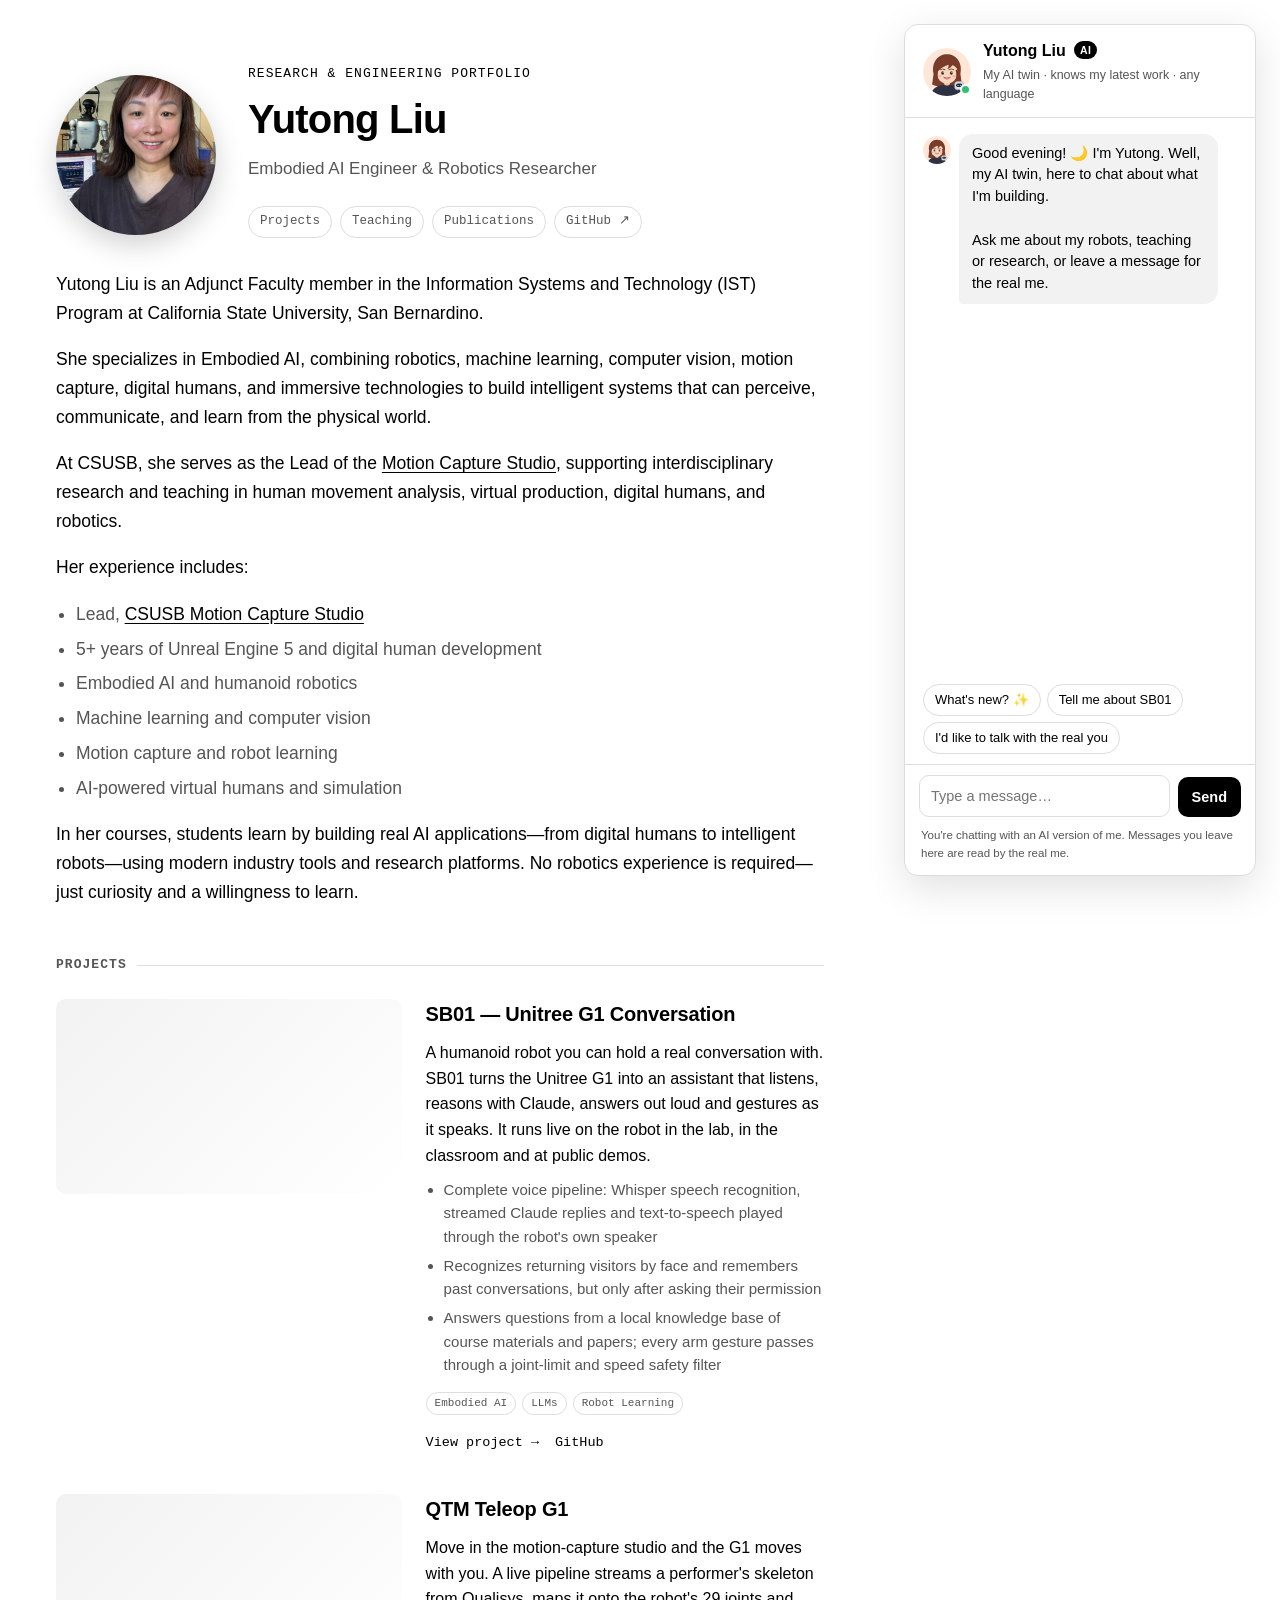
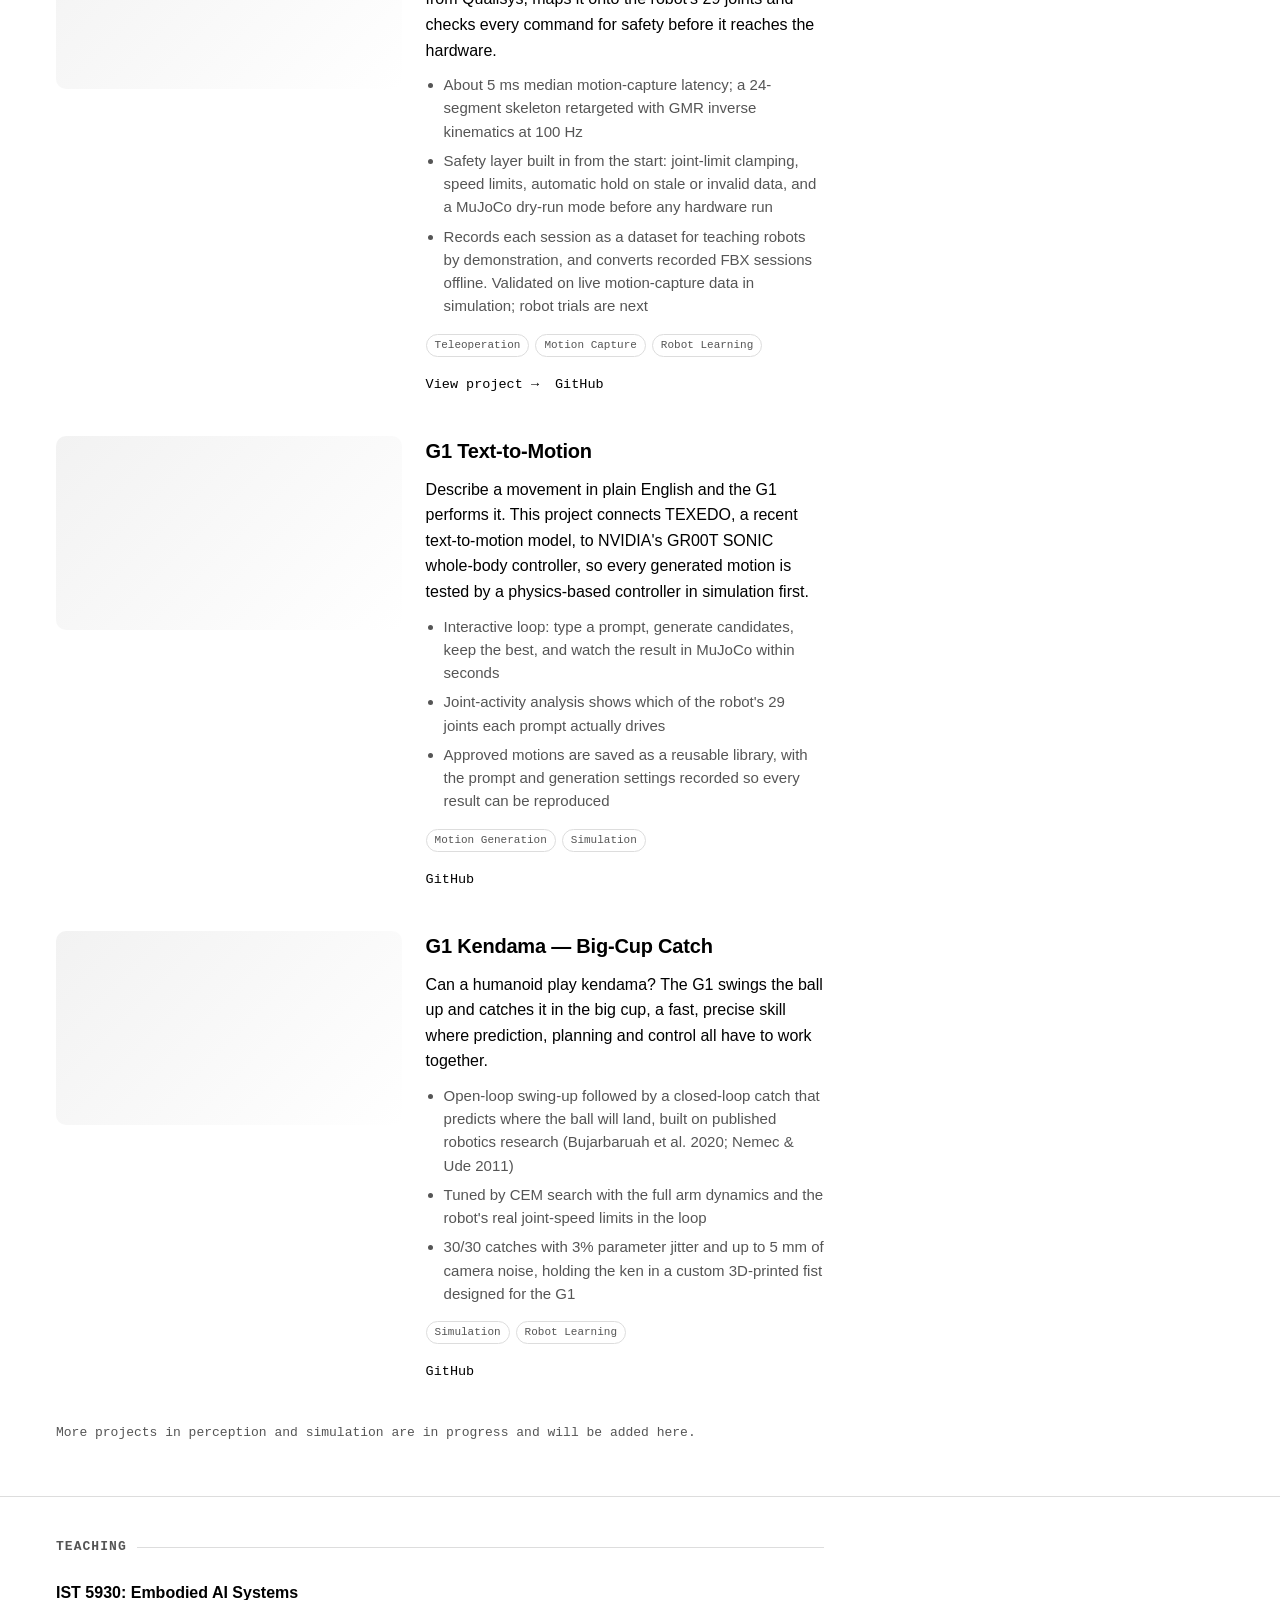
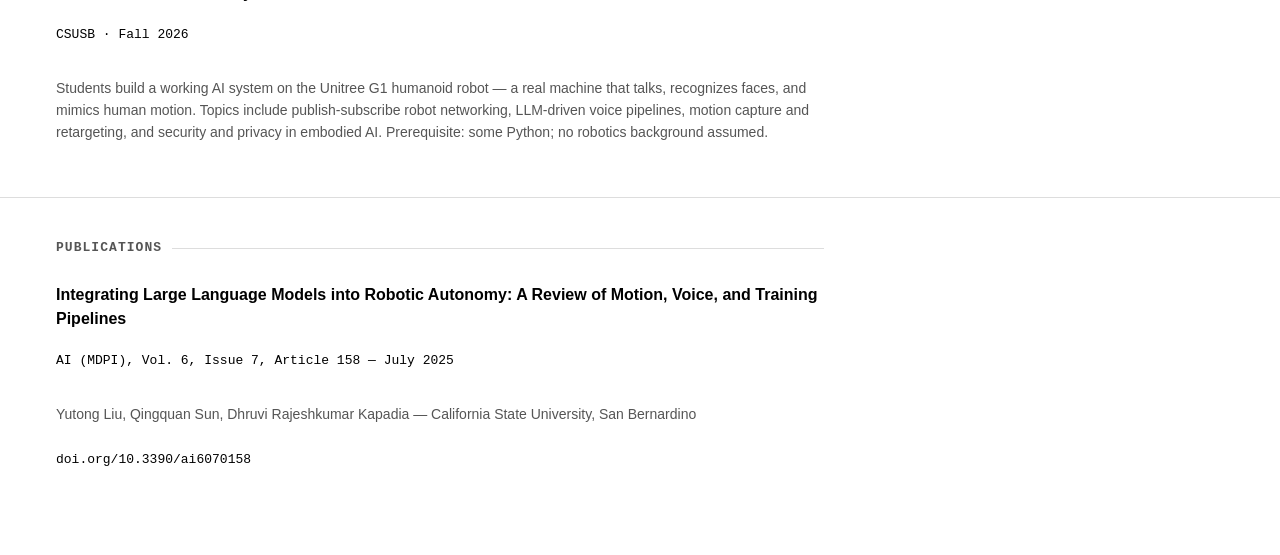
<file: index.html>
<!doctype html>
<html lang="en">
<head>
<meta charset="utf-8">
<meta name="viewport" content="width=device-width, initial-scale=1">
<title>Yutong Liu — Embodied AI &amp; Robot Learning</title>
<meta name="description" content="Portfolio of Yutong Liu — research and engineering work in embodied AI, robot learning, LLMs, simulation, motion generation, and perception.">
<link rel="stylesheet" href="css/style.css?v=2026101302">
</head>
<body>

<main>
  <section class="hero">
    <div class="wrap hero-row">
      <img class="avatar" src="assets/img/yutong.jpg" alt="Yutong Liu">
      <div class="hero-text">
      <p class="kicker">Research &amp; Engineering Portfolio</p>
      <h1>Yutong Liu</h1>
      <p class="lede">Embodied AI Engineer &amp; Robotics Researcher</p>
      <nav class="tags hero-nav">
        <a class="tag" href="#projects">Projects</a>
        <a class="tag" href="#teaching">Teaching</a>
        <a class="tag" href="#publications">Publications</a>
        <a class="tag" href="https://github.com/ytphi" target="_blank" rel="noopener">GitHub ↗</a>
      </nav>
      </div>
    </div>
  </section>

  <section id="bio">
    <div class="wrap">
      <div class="prose">
        <p>Yutong Liu is an Adjunct Faculty member in the Information Systems and Technology (IST) Program at California State University, San Bernardino.</p>
        <p>She specializes in Embodied AI, combining robotics, machine learning, computer vision, motion capture, digital humans, and immersive technologies to build intelligent systems that can perceive, communicate, and learn from the physical world.</p>
        <p>At CSUSB, she serves as the Lead of the <a href="https://www.csusb.edu/multimedia-immersive-technologies/motion-capture" target="_blank" rel="noopener">Motion Capture Studio</a>, supporting interdisciplinary research and teaching in human movement analysis, virtual production, digital humans, and robotics.</p>
        <p>Her experience includes:</p>
        <ul>
          <li>Lead, <a href="https://www.csusb.edu/multimedia-immersive-technologies/motion-capture" target="_blank" rel="noopener">CSUSB Motion Capture Studio</a></li>
          <li>5+ years of Unreal Engine 5 and digital human development</li>
          <li>Embodied AI and humanoid robotics</li>
          <li>Machine learning and computer vision</li>
          <li>Motion capture and robot learning</li>
          <li>AI-powered virtual humans and simulation</li>
        </ul>
        <p>In her courses, students learn by building real AI applications—from digital humans to intelligent robots—using modern industry tools and research platforms. No robotics experience is required—just curiosity and a willingness to learn.</p>
      </div>
    </div>
  </section>

  <section id="projects">
    <div class="wrap">
      <h2 class="section-title">Projects</h2>

      <div class="grid">

        <article class="card">
          <div class="card-media">
            <iframe src="https://www.youtube.com/embed/hs-tSX8WWxQ" title="SB01 Demo" allowfullscreen loading="lazy"></iframe>
          </div>
          <div class="card-body">
            <h3><a href="projects/sb01-conversation.html">SB01 — Unitree G1 Conversation</a></h3>
            <p>A humanoid robot you can hold a real conversation with. SB01 turns the Unitree G1 into an assistant that listens, reasons with Claude, answers out loud and gestures as it speaks. It runs live on the robot in the lab, in the classroom and at public demos.</p>
            <ul class="card-points">
              <li>Complete voice pipeline: Whisper speech recognition, streamed Claude replies and text-to-speech played through the robot's own speaker</li>
              <li>Recognizes returning visitors by face and remembers past conversations, but only after asking their permission</li>
              <li>Answers questions from a local knowledge base of course materials and papers; every arm gesture passes through a joint-limit and speed safety filter</li>
            </ul>
            <div class="card-tags">
              <span>Embodied AI</span><span>LLMs</span><span>Robot Learning</span>
            </div>
            <div class="card-links">
              <a href="projects/sb01-conversation.html">View project →</a>
              <a href="https://github.com/ytphi/g1-sb01" target="_blank" rel="noopener">GitHub</a>
            </div>
          </div>
        </article>

        <article class="card">
          <div class="card-media">
            <iframe src="https://www.youtube.com/embed/dvOzLYyGvkg" title="QTM Teleop G1 demo: live QTM stream to MuJoCo" allowfullscreen loading="lazy"></iframe>
          </div>
          <div class="card-body">
            <h3><a href="projects/qtm-teleop-g1.html">QTM Teleop G1</a></h3>
            <p>Move in the motion-capture studio and the G1 moves with you. A live pipeline streams a performer's skeleton from Qualisys, maps it onto the robot's 29 joints and checks every command for safety before it reaches the hardware.</p>
            <ul class="card-points">
              <li>About 5 ms median motion-capture latency; a 24-segment skeleton retargeted with GMR inverse kinematics at 100 Hz</li>
              <li>Safety layer built in from the start: joint-limit clamping, speed limits, automatic hold on stale or invalid data, and a MuJoCo dry-run mode before any hardware run</li>
              <li>Records each session as a dataset for teaching robots by demonstration, and converts recorded FBX sessions offline. Validated on live motion-capture data in simulation; robot trials are next</li>
            </ul>
            <div class="card-tags">
              <span>Teleoperation</span><span>Motion Capture</span><span>Robot Learning</span>
            </div>
            <div class="card-links">
              <a href="projects/qtm-teleop-g1.html">View project →</a>
              <a href="https://github.com/ytphi/g1-qtm-teleop" target="_blank" rel="noopener">GitHub</a>
            </div>
          </div>
        </article>

        <article class="card">
          <div class="card-media">
            <iframe src="https://www.youtube.com/embed/Km8ddt7dlGA" title="G1 Text-to-Motion Demo" allowfullscreen loading="lazy"></iframe>
          </div>
          <div class="card-body">
            <h3><a href="https://github.com/ytphi/g1-text-to-motion" target="_blank" rel="noopener">G1 Text-to-Motion</a></h3>
            <p>Describe a movement in plain English and the G1 performs it. This project connects TEXEDO, a recent text-to-motion model, to NVIDIA's GR00T SONIC whole-body controller, so every generated motion is tested by a physics-based controller in simulation first.</p>
            <ul class="card-points">
              <li>Interactive loop: type a prompt, generate candidates, keep the best, and watch the result in MuJoCo within seconds</li>
              <li>Joint-activity analysis shows which of the robot's 29 joints each prompt actually drives</li>
              <li>Approved motions are saved as a reusable library, with the prompt and generation settings recorded so every result can be reproduced</li>
            </ul>
            <div class="card-tags">
              <span>Motion Generation</span><span>Simulation</span>
            </div>
            <div class="card-links">
              <a href="https://github.com/ytphi/g1-text-to-motion" target="_blank" rel="noopener">GitHub</a>
            </div>
          </div>
        </article>

        <article class="card">
          <div class="card-media">
            <iframe src="https://www.youtube.com/embed/7InVkUMQJSI" title="G1 Kendama Big-Cup Catch" allowfullscreen loading="lazy"></iframe>
          </div>
          <div class="card-body">
            <h3><a href="https://github.com/ytphi/g1-kendama" target="_blank" rel="noopener">G1 Kendama — Big-Cup Catch</a></h3>
            <p>Can a humanoid play kendama? The G1 swings the ball up and catches it in the big cup, a fast, precise skill where prediction, planning and control all have to work together.</p>
            <ul class="card-points">
              <li>Open-loop swing-up followed by a closed-loop catch that predicts where the ball will land, built on published robotics research (Bujarbaruah et al. 2020; Nemec &amp; Ude 2011)</li>
              <li>Tuned by CEM search with the full arm dynamics and the robot's real joint-speed limits in the loop</li>
              <li>30/30 catches with 3% parameter jitter and up to 5 mm of camera noise, holding the ken in a custom 3D-printed fist designed for the G1</li>
            </ul>
            <div class="card-tags">
              <span>Simulation</span><span>Robot Learning</span>
            </div>
            <div class="card-links">
              <a href="https://github.com/ytphi/g1-kendama" target="_blank" rel="noopener">GitHub</a>
            </div>
          </div>
        </article>

      </div>

      <p class="status-note" style="margin-top:40px;">
        More projects in perception and simulation are in progress and will be added here.
      </p>
    </div>
  </section>

  <section class="bordered" id="teaching">
    <div class="wrap">
      <h2 class="section-title">Teaching</h2>
      <div class="pub">
        <h3><a href="https://ist5930-robotics.pages.dev/" target="_blank" rel="noopener">IST 5930: Embodied AI Systems</a></h3>
        <p class="venue">CSUSB · Fall 2026</p>
        <p class="authors">Students build a working AI system on the Unitree G1 humanoid robot — a real machine that talks, recognizes faces, and mimics human motion. Topics include publish-subscribe robot networking, LLM-driven voice pipelines, motion capture and retargeting, and security and privacy in embodied AI. Prerequisite: some Python; no robotics background assumed.</p>
      </div>
    </div>
  </section>

  <section class="bordered" id="publications">
    <div class="wrap">
      <h2 class="section-title">Publications</h2>
      <div class="pub">
        <h3>Integrating Large Language Models into Robotic Autonomy: A Review of Motion, Voice, and Training Pipelines</h3>
        <p class="venue">AI (MDPI), Vol. 6, Issue 7, Article 158 — July 2025</p>
        <p class="authors">Yutong Liu, Qingquan Sun, Dhruvi Rajeshkumar Kapadia — California State University, San Bernardino</p>
        <p class="links"><a href="https://doi.org/10.3390/ai6070158" target="_blank" rel="noopener">doi.org/10.3390/ai6070158</a></p>
      </div>
    </div>
  </section>

</main>


<script src="js/chat.js?v=2026101302" defer></script>
</body>
</html>
</file>
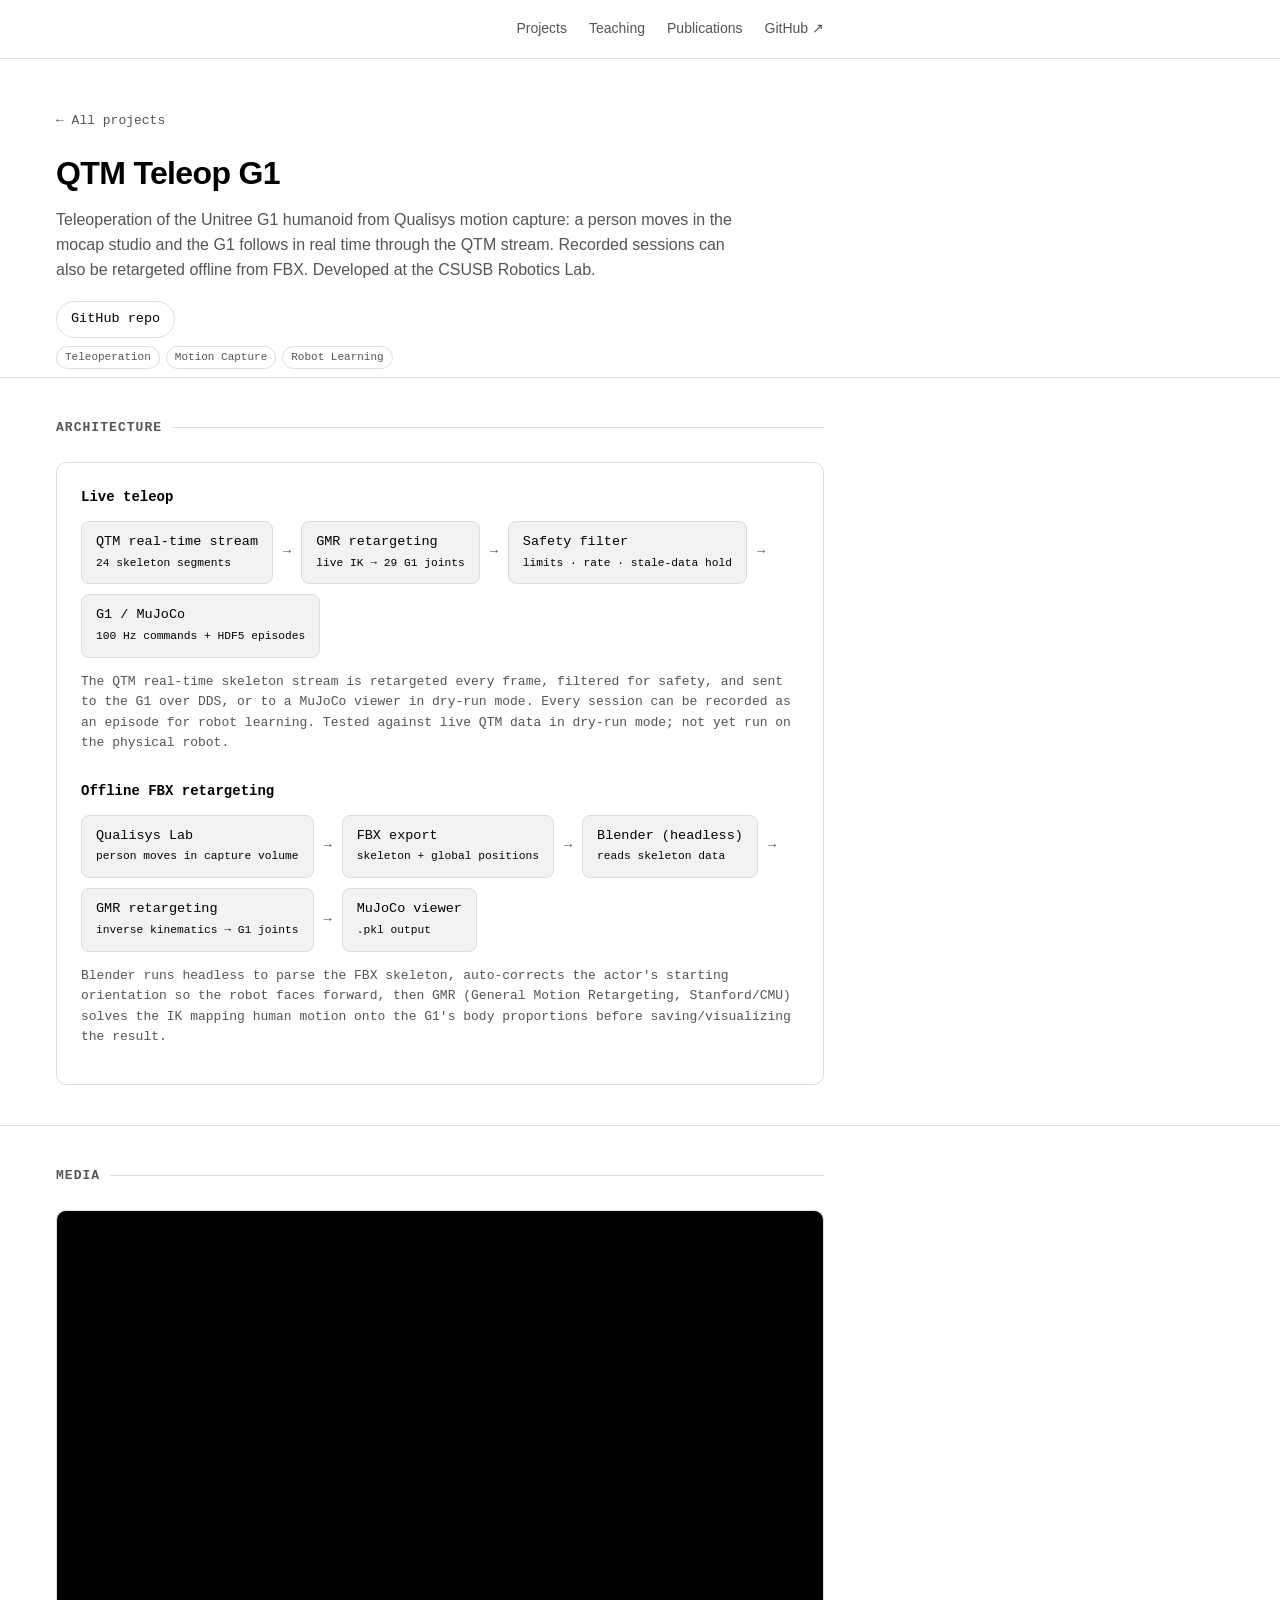
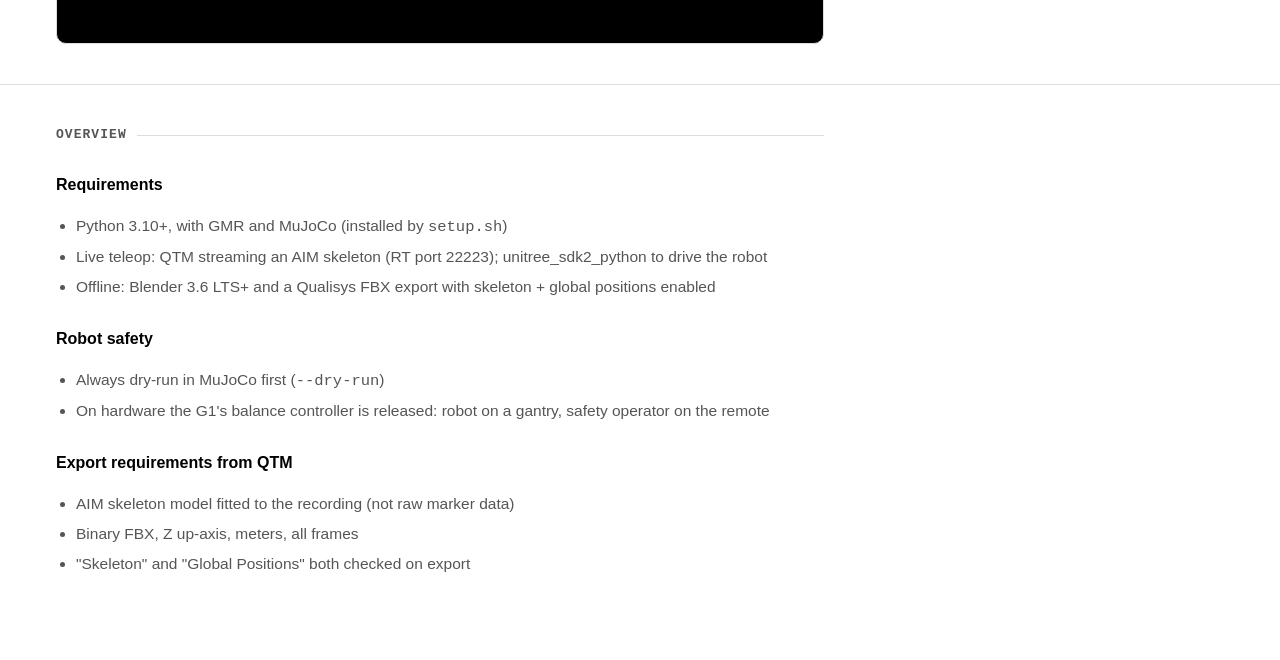
<file: projects/qtm-teleop-g1.html>
<!doctype html>
<html lang="en">
<head>
<meta charset="utf-8">
<meta name="viewport" content="width=device-width, initial-scale=1">
<title>QTM Teleop G1 · Yutong Liu</title>
<link rel="stylesheet" href="../css/style.css?v=2026101007">
</head>
<body>

<header class="site">
  <div class="wrap">
    <nav class="site-nav">
      <a href="../index.html#projects">Projects</a>
      <a href="../index.html#teaching">Teaching</a>
      <a href="../index.html#publications">Publications</a>
      <a href="https://github.com/ytphi" target="_blank" rel="noopener">GitHub ↗</a>
    </nav>
  </div>
</header>

<main>
  <section class="project-hero">
    <div class="wrap">
      <a class="back" href="../index.html#projects">← All projects</a>
      <h1>QTM Teleop G1</h1>
      <p class="summary">
        Teleoperation of the Unitree G1 humanoid from Qualisys motion capture:
        a person moves in the mocap studio and the G1 follows in real time
        through the QTM stream. Recorded sessions can also be retargeted
        offline from FBX. Developed at the CSUSB Robotics Lab.
      </p>
      <div class="project-links">
        <a class="pill-link" href="https://github.com/ytphi/g1-qtm-teleop" target="_blank" rel="noopener">GitHub repo</a>
      </div>
      <div class="card-tags" style="margin-top:6px;">
        <span>Teleoperation</span><span>Motion Capture</span><span>Robot Learning</span>
      </div>
    </div>
  </section>

  <section class="bordered">
    <div class="wrap">
      <h2 class="section-title">Architecture</h2>
      <div class="arch-diagram">
        <h3>Live teleop</h3>
        <div class="arch-flow">
          <div class="arch-box">QTM real-time stream<br><small>24 skeleton segments</small></div>
          <div class="arch-arrow">→</div>
          <div class="arch-box">GMR retargeting<br><small>live IK → 29 G1 joints</small></div>
          <div class="arch-arrow">→</div>
          <div class="arch-box">Safety filter<br><small>limits · rate · stale-data hold</small></div>
          <div class="arch-arrow">→</div>
          <div class="arch-box">G1 / MuJoCo<br><small>100 Hz commands + HDF5 episodes</small></div>
        </div>
        <p class="arch-note">
          The QTM real-time skeleton stream is retargeted every frame, filtered for
          safety, and sent to the G1 over DDS, or to a MuJoCo viewer in dry-run mode.
          Every session can be recorded as an episode for robot learning. Tested
          against live QTM data in dry-run mode; not yet run on the physical robot.
        </p>
        <h3>Offline FBX retargeting</h3>
        <div class="arch-flow">
          <div class="arch-box">Qualisys Lab<br><small>person moves in capture volume</small></div>
          <div class="arch-arrow">→</div>
          <div class="arch-box">FBX export<br><small>skeleton + global positions</small></div>
          <div class="arch-arrow">→</div>
          <div class="arch-box">Blender (headless)<br><small>reads skeleton data</small></div>
          <div class="arch-arrow">→</div>
          <div class="arch-box">GMR retargeting<br><small>inverse kinematics → G1 joints</small></div>
          <div class="arch-arrow">→</div>
          <div class="arch-box">MuJoCo viewer<br><small>.pkl output</small></div>
        </div>
        <p class="arch-note">
          Blender runs headless to parse the FBX skeleton, auto-corrects the actor's
          starting orientation so the robot faces forward, then GMR (General Motion
          Retargeting, Stanford/CMU) solves the IK mapping human motion onto the G1's
          body proportions before saving/visualizing the result.
        </p>
      </div>
    </div>
  </section>

  <section class="bordered">
    <div class="wrap">
      <h2 class="section-title">Media</h2>
      <div class="video-embed">
        <iframe src="https://www.youtube.com/embed/dvOzLYyGvkg" title="QTM Teleop G1: live QTM stream to MuJoCo demo" allowfullscreen loading="lazy"></iframe>
      </div>
    </div>
  </section>

  <section class="bordered">
    <div class="wrap">
      <h2 class="section-title">Overview</h2>
      <div class="prose">
        <h3>Requirements</h3>
        <ul>
          <li>Python 3.10+, with GMR and MuJoCo (installed by <code>setup.sh</code>)</li>
          <li>Live teleop: QTM streaming an AIM skeleton (RT port 22223); unitree_sdk2_python to drive the robot</li>
          <li>Offline: Blender 3.6 LTS+ and a Qualisys FBX export with skeleton + global positions enabled</li>
        </ul>
        <h3>Robot safety</h3>
        <ul>
          <li>Always dry-run in MuJoCo first (<code>--dry-run</code>)</li>
          <li>On hardware the G1's balance controller is released: robot on a gantry, safety operator on the remote</li>
        </ul>
        <h3>Export requirements from QTM</h3>
        <ul>
          <li>AIM skeleton model fitted to the recording (not raw marker data)</li>
          <li>Binary FBX, Z up-axis, meters, all frames</li>
          <li>"Skeleton" and "Global Positions" both checked on export</li>
        </ul>
      </div>
    </div>
  </section>
</main>


</body>
</html>
</file>
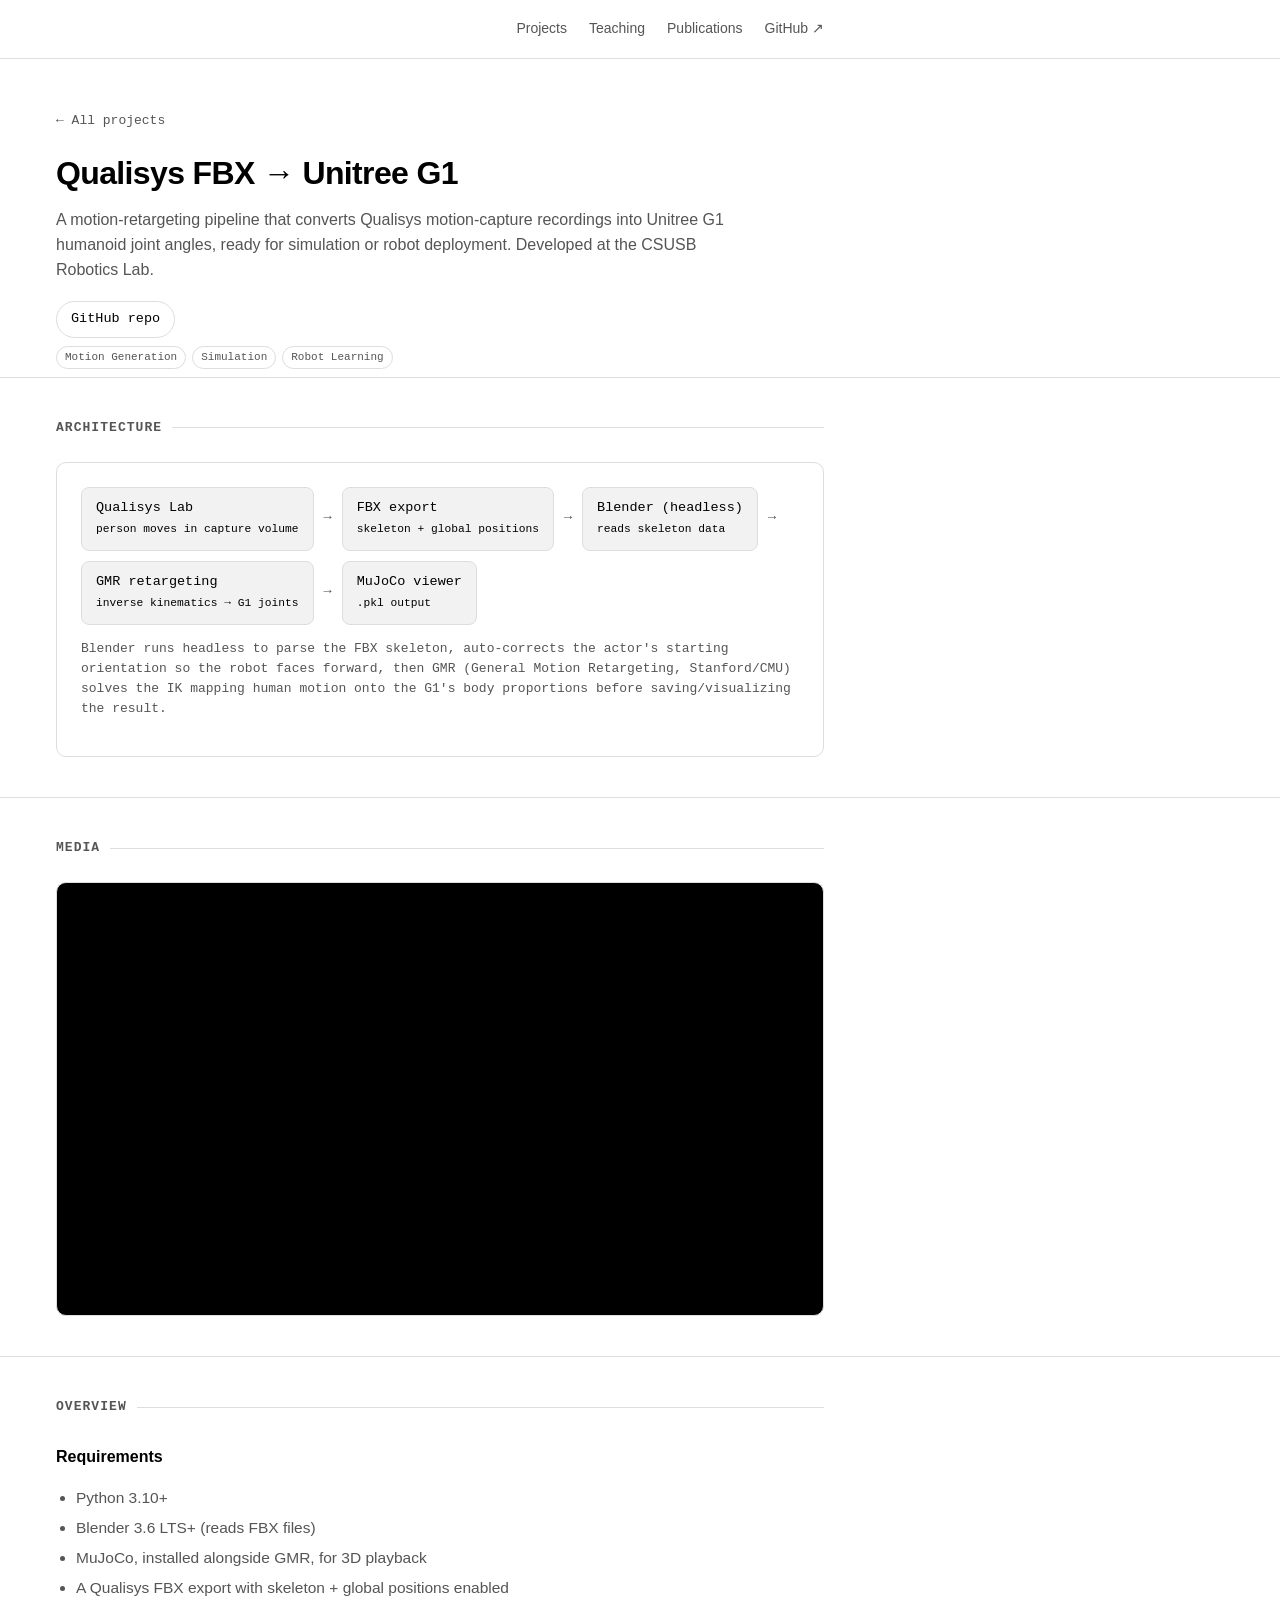
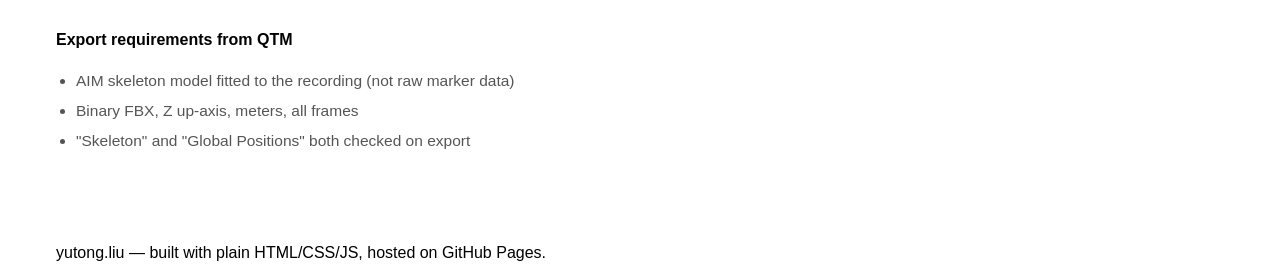
<file: projects/qualisys-fbx-to-g1.html>
<!doctype html>
<html lang="en">
<head>
<meta charset="utf-8">
<meta name="viewport" content="width=device-width, initial-scale=1">
<title>Qualisys FBX → Unitree G1 · Yutong Liu</title>
<link rel="stylesheet" href="../css/style.css">
</head>
<body>

<header class="site">
  <div class="wrap">
    <nav class="site-nav">
      <a href="../index.html#projects">Projects</a>
      <a href="../index.html#teaching">Teaching</a>
      <a href="../index.html#publications">Publications</a>
      <a href="https://github.com/ytphi" target="_blank" rel="noopener">GitHub ↗</a>
    </nav>
  </div>
</header>

<main>
  <section class="project-hero">
    <div class="wrap">
      <a class="back" href="../index.html#projects">← All projects</a>
      <h1>Qualisys FBX → Unitree G1</h1>
      <p class="summary">
        A motion-retargeting pipeline that converts Qualisys motion-capture
        recordings into Unitree G1 humanoid joint angles, ready for simulation
        or robot deployment. Developed at the CSUSB Robotics Lab.
      </p>
      <div class="project-links">
        <a class="pill-link" href="https://github.com/ytphi/qualisys-fbx-to-g1" target="_blank" rel="noopener">GitHub repo</a>
      </div>
      <div class="card-tags" style="margin-top:6px;">
        <span>Motion Generation</span><span>Simulation</span><span>Robot Learning</span>
      </div>
    </div>
  </section>

  <section class="bordered">
    <div class="wrap">
      <h2 class="section-title">Architecture</h2>
      <div class="arch-diagram">
        <div class="arch-flow">
          <div class="arch-box">Qualisys Lab<br><small>person moves in capture volume</small></div>
          <div class="arch-arrow">→</div>
          <div class="arch-box">FBX export<br><small>skeleton + global positions</small></div>
          <div class="arch-arrow">→</div>
          <div class="arch-box">Blender (headless)<br><small>reads skeleton data</small></div>
          <div class="arch-arrow">→</div>
          <div class="arch-box">GMR retargeting<br><small>inverse kinematics → G1 joints</small></div>
          <div class="arch-arrow">→</div>
          <div class="arch-box">MuJoCo viewer<br><small>.pkl output</small></div>
        </div>
        <p class="arch-note">
          Blender runs headless to parse the FBX skeleton, auto-corrects the actor's
          starting orientation so the robot faces forward, then GMR (General Motion
          Retargeting, Stanford/CMU) solves the IK mapping human motion onto the G1's
          body proportions before saving/visualizing the result.
        </p>
      </div>
    </div>
  </section>

  <section class="bordered">
    <div class="wrap">
      <h2 class="section-title">Media</h2>
      <div class="video-embed">
        <iframe src="https://www.youtube.com/embed/ea8OFjWnJ14" title="Qualisys FBX → Unitree G1 Demo" allowfullscreen loading="lazy"></iframe>
      </div>
    </div>
  </section>

  <section class="bordered">
    <div class="wrap">
      <h2 class="section-title">Overview</h2>
      <div class="prose">
        <h3>Requirements</h3>
        <ul>
          <li>Python 3.10+</li>
          <li>Blender 3.6 LTS+ (reads FBX files)</li>
          <li>MuJoCo, installed alongside GMR, for 3D playback</li>
          <li>A Qualisys FBX export with skeleton + global positions enabled</li>
        </ul>
        <h3>Export requirements from QTM</h3>
        <ul>
          <li>AIM skeleton model fitted to the recording (not raw marker data)</li>
          <li>Binary FBX, Z up-axis, meters, all frames</li>
          <li>"Skeleton" and "Global Positions" both checked on export</li>
        </ul>
      </div>
    </div>
  </section>
</main>

<footer>
  <div class="wrap">
    yutong.liu — built with plain HTML/CSS/JS, hosted on GitHub Pages.
  </div>
</footer>

</body>
</html>
</file>
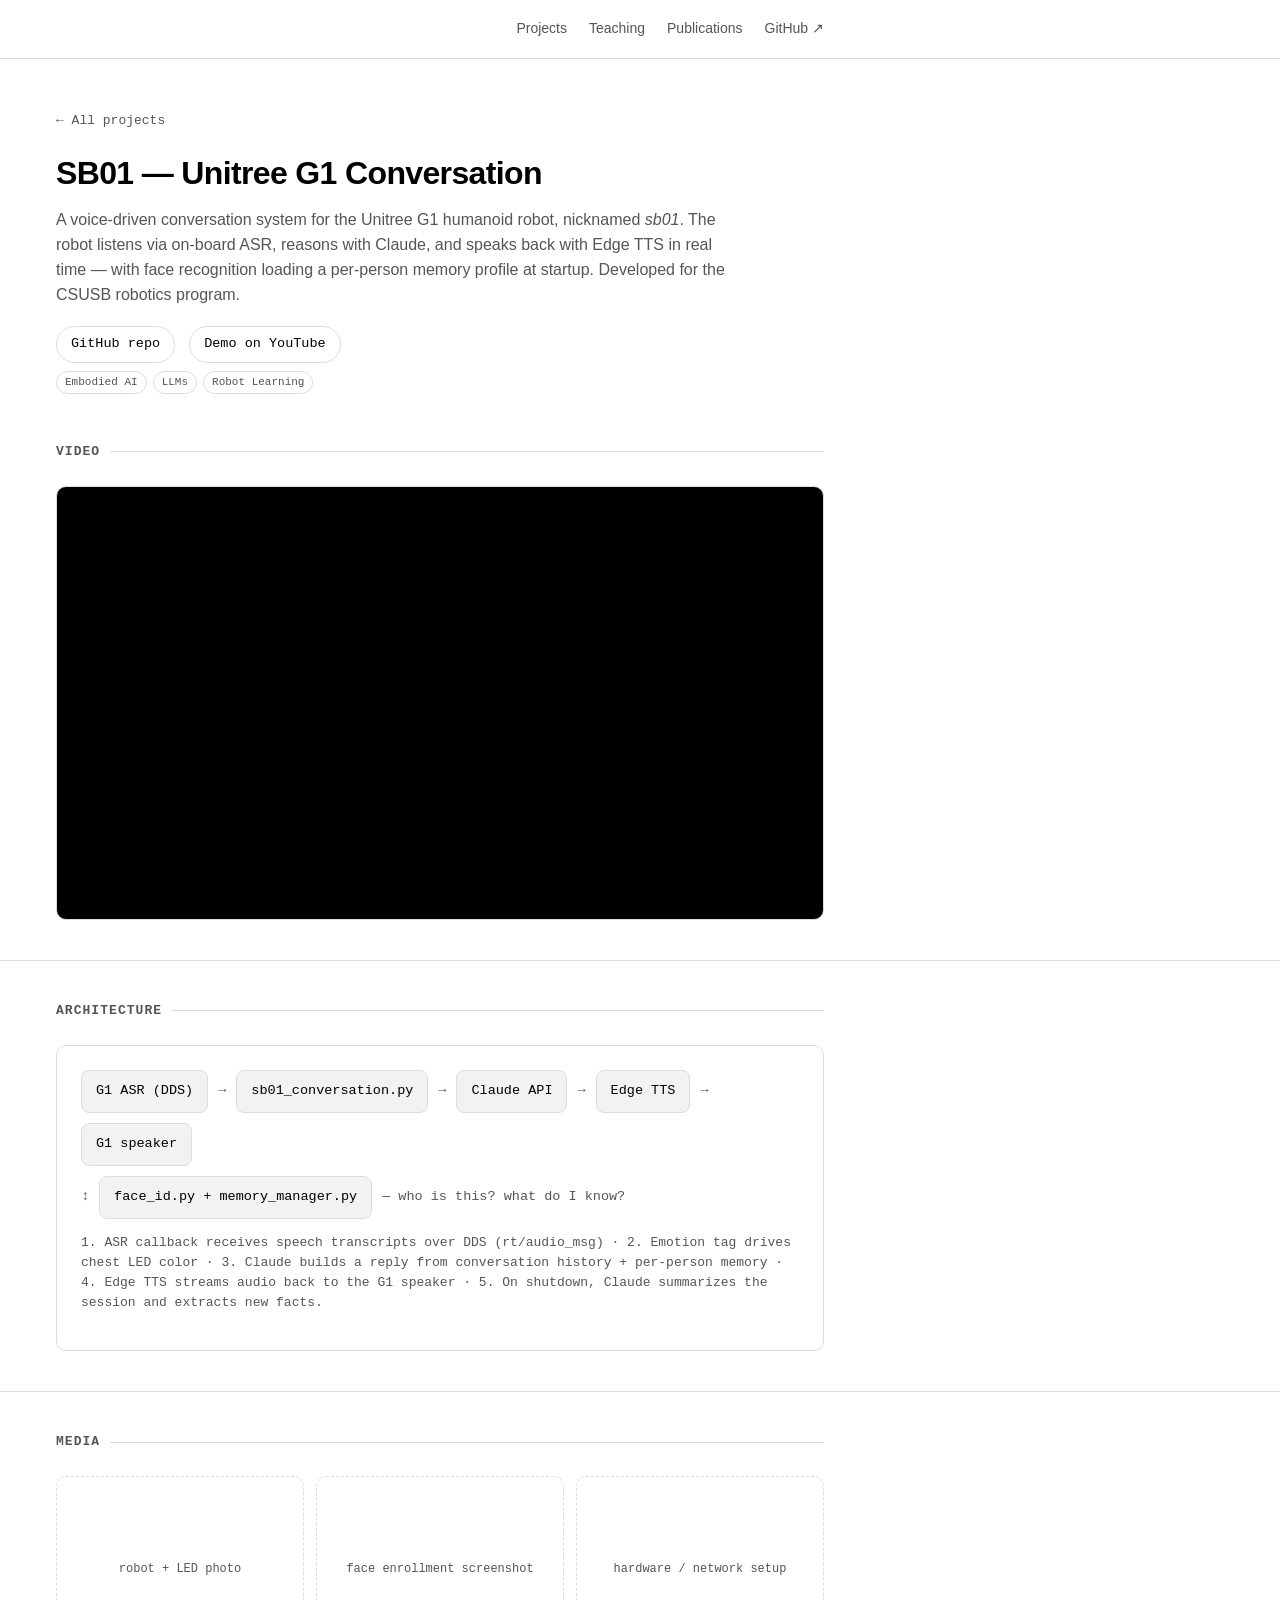
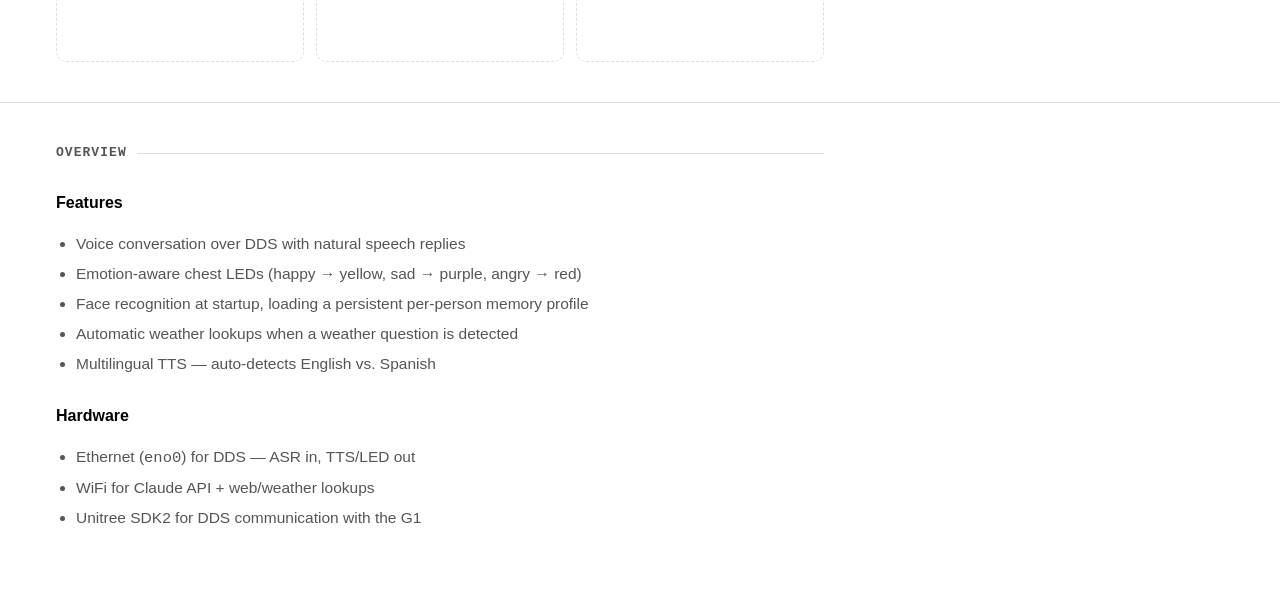
<file: projects/sb01-conversation.html>
<!doctype html>
<html lang="en">
<head>
<meta charset="utf-8">
<meta name="viewport" content="width=device-width, initial-scale=1">
<title>SB01 — Unitree G1 Conversation · Yutong Liu</title>
<link rel="stylesheet" href="../css/style.css?v=2026101007">
</head>
<body>

<header class="site">
  <div class="wrap">
    <nav class="site-nav">
      <a href="../index.html#projects">Projects</a>
      <a href="../index.html#teaching">Teaching</a>
      <a href="../index.html#publications">Publications</a>
      <a href="https://github.com/ytphi" target="_blank" rel="noopener">GitHub ↗</a>
    </nav>
  </div>
</header>

<main>
  <section class="project-hero">
    <div class="wrap">
      <a class="back" href="../index.html#projects">← All projects</a>
      <h1>SB01 — Unitree G1 Conversation</h1>
      <p class="summary">
        A voice-driven conversation system for the Unitree G1 humanoid robot,
        nicknamed <em>sb01</em>. The robot listens via on-board ASR, reasons with
        Claude, and speaks back with Edge TTS in real time — with face recognition
        loading a per-person memory profile at startup. Developed for the CSUSB
        robotics program.
      </p>
      <div class="project-links">
        <a class="pill-link" href="https://github.com/ytphi/g1-sb01" target="_blank" rel="noopener">GitHub repo</a>
        <a class="pill-link" href="https://youtu.be/hs-tSX8WWxQ" target="_blank" rel="noopener">Demo on YouTube</a>
      </div>
      <div class="card-tags" style="margin-top:6px;">
        <span>Embodied AI</span><span>LLMs</span><span>Robot Learning</span>
      </div>
    </div>
  </section>

  <section>
    <div class="wrap">
      <h2 class="section-title">Video</h2>
      <div class="video-embed">
        <iframe src="https://www.youtube.com/embed/hs-tSX8WWxQ" title="SB01 Demo" allowfullscreen loading="lazy"></iframe>
      </div>
    </div>
  </section>

  <section class="bordered">
    <div class="wrap">
      <h2 class="section-title">Architecture</h2>
      <div class="arch-diagram">
        <div class="arch-flow">
          <div class="arch-box">G1 ASR (DDS)</div>
          <div class="arch-arrow">→</div>
          <div class="arch-box">sb01_conversation.py</div>
          <div class="arch-arrow">→</div>
          <div class="arch-box">Claude API</div>
          <div class="arch-arrow">→</div>
          <div class="arch-box">Edge TTS</div>
          <div class="arch-arrow">→</div>
          <div class="arch-box">G1 speaker</div>
        </div>
        <div class="arch-flow" style="margin-top:10px;">
          <div class="arch-arrow">↕</div>
          <div class="arch-box">face_id.py + memory_manager.py</div>
          <div class="arch-arrow">— who is this? what do I know?</div>
        </div>
        <p class="arch-note">
          1. ASR callback receives speech transcripts over DDS (<code>rt/audio_msg</code>) · 2. Emotion tag drives chest LED color · 3. Claude builds a reply from conversation history + per-person memory · 4. Edge TTS streams audio back to the G1 speaker · 5. On shutdown, Claude summarizes the session and extracts new facts.
        </p>
      </div>
    </div>
  </section>

  <section class="bordered">
    <div class="wrap">
      <h2 class="section-title">Media</h2>
      <div class="media-grid">
        <div class="ph">robot + LED photo</div>
        <div class="ph">face enrollment screenshot</div>
        <div class="ph">hardware / network setup</div>
      </div>
    </div>
  </section>

  <section class="bordered">
    <div class="wrap">
      <h2 class="section-title">Overview</h2>
      <div class="prose">
        <h3>Features</h3>
        <ul>
          <li>Voice conversation over DDS with natural speech replies</li>
          <li>Emotion-aware chest LEDs (happy → yellow, sad → purple, angry → red)</li>
          <li>Face recognition at startup, loading a persistent per-person memory profile</li>
          <li>Automatic weather lookups when a weather question is detected</li>
          <li>Multilingual TTS — auto-detects English vs. Spanish</li>
        </ul>
        <h3>Hardware</h3>
        <ul>
          <li>Ethernet (<code>eno0</code>) for DDS — ASR in, TTS/LED out</li>
          <li>WiFi for Claude API + web/weather lookups</li>
          <li>Unitree SDK2 for DDS communication with the G1</li>
        </ul>
      </div>
    </div>
  </section>
</main>


</body>
</html>
</file>
<file: css/style.css>
:root {
  --bg: #ffffff;
  --surface: #ffffff;
  --text: #000000;
  --text-dim: #555555;
  --border: #dddddd;
  --accent: #000000;
  --accent-soft: #f2f2f2;
  --mono: "JetBrains Mono", "SF Mono", Menlo, Consolas, monospace;
  --sans: -apple-system, BlinkMacSystemFont, "Segoe UI", Inter, Roboto, sans-serif;
  --radius: 10px;
  --shadow: none;
  --max: 920px;
  --chat-w: 400px;   /* right column kept free for the chatbot on wide screens */
}

* { box-sizing: border-box; }

html { scroll-behavior: smooth; }

body {
  margin: 0;
  background: var(--bg);
  color: var(--text);
  font-family: var(--sans);
  line-height: 1.55;
  font-size: 16px;
  -webkit-font-smoothing: antialiased;
}

a { color: var(--accent); text-decoration: none; }
a:hover { text-decoration: underline; }

.wrap {
  margin: 0;
  padding: 0 24px;
}
@media (min-width: 761px) { .wrap { padding: 0 56px; } }
@media (min-width: 1200px) { .wrap { padding-right: calc(var(--chat-w) + 56px); } }

/* ---------- header ---------- */

header.site {
  border-bottom: 1px solid var(--border);
  padding: 18px 0;
  position: sticky;
  top: 0;
  background: color-mix(in srgb, var(--bg) 88%, transparent);
  backdrop-filter: blur(8px);
  z-index: 10;
}

header.site .wrap {
  display: flex;
  align-items: center;
  justify-content: space-between;
  gap: 16px;
}

nav.site-nav { margin-left: auto; display: flex; flex-wrap: wrap; justify-content: flex-end; gap: 6px 22px; font-size: 14px; }
@media (max-width: 720px) { nav.site-nav { gap: 6px 14px; } }
nav.site-nav a { color: var(--text-dim); }
nav.site-nav a:hover { color: var(--text); text-decoration: none; }

/* ---------- hero ---------- */

.hero { padding: 64px 0 20px; }
.hero-row { display: flex; align-items: center; gap: 32px; }
.hero-text { min-width: 0; }
.avatar {
  width: 160px; height: 160px; flex: none; border-radius: 50%; object-fit: cover;
  box-shadow: 0 10px 28px rgb(0 0 0 / 18%);
}
@media (max-width: 720px) {
  .hero-row { flex-direction: column; align-items: flex-start; gap: 24px; }
  .avatar { width: 128px; height: 128px; }
}
.hero .kicker {
  font-family: var(--mono);
  font-size: 13px;
  color: var(--accent);
  text-transform: uppercase;
  letter-spacing: 0.08em;
  margin: 0 0 12px;
}
.hero h1 {
  font-size: 40px;
  line-height: 1.15;
  margin: 0 0 14px;
  letter-spacing: -0.02em;
}
.hero p.lede {
  font-size: 17px;
  color: var(--text-dim);
  max-width: 640px;
  margin: 0 0 24px;
}

.tags { display: flex; flex-wrap: wrap; gap: 8px; margin-bottom: 8px; }
.tag {
  font-family: var(--mono);
  font-size: 12.5px;
  padding: 5px 11px;
  border-radius: 999px;
  border: 1px solid var(--border);
  color: var(--text-dim);
  background: var(--surface);
  transition: all .15s ease;
}
.tag:hover { border-color: var(--accent); color: var(--text); text-decoration: none; }

/* ---------- sections ---------- */

section { padding: 40px 0; }
section.bordered { border-top: 1px solid var(--border); }
#bio { padding: 4px 0 8px; }
#bio .prose { font-size: 17.5px; line-height: 1.65; }
#bio .prose p:first-child { margin-top: 0; }
#bio .prose p:last-child { margin-bottom: 0; }

h2.section-title {
  font-size: 13px;
  font-family: var(--mono);
  text-transform: uppercase;
  letter-spacing: 0.08em;
  color: var(--text-dim);
  margin: 0 0 24px;
  display: flex;
  align-items: center;
  gap: 10px;
}
h2.section-title::after {
  content: "";
  flex: 1;
  height: 1px;
  background: var(--border);
}

/* ---------- project grid ---------- */

/* one project per row: video left, text right; stacks on narrow screens */
.grid { display: grid; grid-template-columns: 1fr; gap: 40px; }
@media (min-width: 761px) {
  .grid .card { flex-direction: row; }
  .grid .card-media {
    flex: 0 0 clamp(320px, 45%, 600px);
    align-self: flex-start;
  }
  .grid .card-body { padding: 0 0 0 24px; }
}

.card {
  display: flex;
  flex-direction: column;
}

.card-media {
  aspect-ratio: 16/9;
  background: linear-gradient(135deg, var(--accent-soft), var(--surface));
  display: flex;
  align-items: center;
  justify-content: center;
  border-radius: var(--radius);
  position: relative;
  overflow: hidden;
}
.card-media img { width: 100%; height: 100%; object-fit: cover; }
.card-media iframe { width: 100%; height: 100%; border: 0; }
.card-media .glyph {
  font-family: var(--mono);
  font-size: 13px;
  color: var(--accent);
  opacity: 0.7;
}

.card-body { padding: 16px 0 0; display: flex; flex-direction: column; gap: 10px; flex: 1; }
.card-body h3 { margin: 0; font-size: 20px; letter-spacing: -0.01em; }
.card-body p { margin: 0; color: var(--text); font-size: 16px; line-height: 1.6; }
.card-points { margin: 0; padding-left: 18px; color: var(--text-dim); font-size: 15px; line-height: 1.55; }
.card-points li { margin-bottom: 6px; }

.card-tags { display: flex; flex-wrap: wrap; gap: 6px; }
.card-tags span {
  font-family: var(--mono);
  font-size: 11px;
  color: var(--text-dim);
  border: 1px solid var(--border);
  padding: 2px 8px;
  border-radius: 999px;
}

.card-links {
  display: flex;
  gap: 16px;
  font-size: 13.5px;
  font-family: var(--mono);
  padding-top: 8px;
}

.status-note {
  font-family: var(--mono);
  font-size: 13px;
  color: var(--text-dim);
}

/* ---------- publications ---------- */

.pub {
  display: flex;
  flex-direction: column;
  gap: 6px;
}
.pub h3 { margin: 0; font-size: 16px; }
.pub .venue { color: var(--accent); font-family: var(--mono); font-size: 13px; }
.pub .authors { color: var(--text-dim); font-size: 14px; }
.pub .links { font-family: var(--mono); font-size: 13px; margin-top: 4px; }

/* ---------- page end ---------- */

main > section:last-child { padding-bottom: 72px; }


/* ---------- project detail page ---------- */

.project-hero { padding: 48px 0 8px; }
.project-hero .back {
  font-family: var(--mono);
  font-size: 13px;
  color: var(--text-dim);
  display: inline-block;
  margin-bottom: 18px;
}
.project-hero h1 { font-size: 32px; margin: 0 0 10px; letter-spacing: -0.02em; }
.project-hero p.summary { color: var(--text-dim); font-size: 16px; max-width: 680px; margin: 0 0 18px; }

.project-links { display: flex; gap: 14px; flex-wrap: wrap; margin-bottom: 8px; }
.pill-link {
  font-family: var(--mono);
  font-size: 13.5px;
  border: 1px solid var(--border);
  border-radius: 999px;
  padding: 7px 14px;
  color: var(--text);
  background: var(--surface);
}
.pill-link:hover { border-color: var(--accent); color: var(--accent); text-decoration: none; }

.media-grid { display: grid; grid-template-columns: repeat(3, 1fr); gap: 12px; }
@media (max-width: 720px) { .media-grid { grid-template-columns: repeat(2, 1fr); } }
.media-grid .ph {
  aspect-ratio: 4/3;
  border: 1px dashed var(--border);
  border-radius: var(--radius);
  display: flex;
  align-items: center;
  justify-content: center;
  font-family: var(--mono);
  font-size: 12px;
  color: var(--text-dim);
  text-align: center;
  padding: 8px;
}

.video-embed {
  position: relative;
  padding-bottom: 56.25%;
  height: 0;
  border-radius: var(--radius);
  overflow: hidden;
  border: 1px solid var(--border);
  background: #000;
}
.video-embed iframe { position: absolute; top: 0; left: 0; width: 100%; height: 100%; border: 0; }

.arch-diagram {
  font-family: var(--mono);
  font-size: 13.5px;
  background: var(--surface);
  border: 1px solid var(--border);
  border-radius: var(--radius);
  padding: 24px;
  overflow-x: auto;
}
.arch-flow {
  display: flex;
  align-items: center;
  gap: 10px;
  flex-wrap: wrap;
}
.arch-box {
  border: 1px solid var(--border);
  border-radius: 8px;
  padding: 10px 14px;
  background: var(--accent-soft);
  color: var(--text);
  white-space: nowrap;
}
.arch-arrow { color: var(--text-dim); }
.arch-diagram h3 { margin: 0 0 12px; font-size: 14px; color: var(--text); }
.arch-note + h3 { margin-top: 28px; }
.arch-note {
  margin-top: 14px;
  color: var(--text-dim);
  font-size: 13px;
}

.prose { font-size: 15.5px; }
.prose h3 { font-size: 16px; margin-top: 28px; }
.prose ul { padding-left: 20px; }
.prose li { margin-bottom: 6px; color: var(--text-dim); }
.prose a { text-decoration: underline; text-underline-offset: 3px; text-decoration-color: var(--accent); }

/* ---------- chat assistant ---------- */

.chat {
  position: fixed;
  z-index: 50;
  display: none;
  flex-direction: column;
  background: var(--bg);
  border: 1px solid var(--border);
  border-radius: 14px;
  box-shadow: 0 12px 40px rgb(0 0 0 / 12%);
  font-size: 14.5px;
  overflow: hidden;
}
.chat.open { display: flex; inset: 16px 16px 16px auto; width: min(400px, calc(100vw - 32px)); }
@media (max-width: 520px) { .chat.open { inset: 0; width: 100%; border-radius: 0; border: 0; } }

/* wide screens: always visible in the right column */
@media (min-width: 1200px) {
  .chat { display: flex; top: 24px; bottom: 24px; right: 24px; width: calc(var(--chat-w) - 48px); }
  .chat-close, .chat-toggle { display: none !important; }
}

.chat-head {
  display: flex; justify-content: space-between; align-items: flex-start;
  padding: 14px 18px 12px; border-bottom: 1px solid var(--border);
}
.chat-id { display: flex; align-items: center; gap: 12px; }

/* illustrated mini-Yutong avatar */
.chat-av { position: relative; flex: none; border-radius: 50%; }
.chat-av svg { display: block; width: 100%; height: 100%; border-radius: 50%; }
.chat-av-lg { width: 48px; height: 48px; }
.chat-av-sm { width: 26px; height: 26px; }
.chat-av-xs { width: 28px; height: 28px; margin-top: 2px; }
.chat-online {
  position: absolute; right: 0; bottom: 1px; width: 11px; height: 11px; border-radius: 50%;
  background: #2fbf71; border: 2px solid var(--bg);
}
.av-eyes { transform-box: fill-box; transform-origin: center; animation: av-blink 4.5s infinite; }
.av-bot { transform-box: fill-box; transform-origin: center bottom; animation: av-bob 3s ease-in-out infinite; }
.av-bot-eye { animation: av-glow 3s ease-in-out infinite; }
.chat-av.wave { transform-origin: 50% 90%; animation: av-wave 1.1s ease-in-out 2; }
@keyframes av-blink { 0%, 92%, 100% { transform: scaleY(1); } 95% { transform: scaleY(.1); } }
@keyframes av-bob { 0%, 100% { transform: translateY(0); } 50% { transform: translateY(-2.5px) rotate(-4deg); } }
@keyframes av-glow { 50% { opacity: .45; } }
@keyframes av-wave { 0%, 100% { transform: rotate(0); } 25% { transform: rotate(-12deg); } 75% { transform: rotate(10deg); } }
@media (prefers-reduced-motion: reduce) {
  .av-eyes, .av-bot, .av-bot-eye, .chat-av.wave, .chat-msg.typing span { animation: none; }
}
.chat-title { font-weight: 600; font-size: 16px; }
.chat-badge {
  display: inline-block; vertical-align: 2px; margin-left: 4px; padding: 1px 6px; border-radius: 999px;
  font-size: 10.5px; font-weight: 700; letter-spacing: .04em; background: var(--text); color: var(--bg);
}
.chat-sub { color: var(--text-dim); font-size: 12.5px; margin-top: 2px; }
.chat-close { border: 0; background: none; font-size: 24px; line-height: 1; cursor: pointer; color: var(--text-dim); padding: 0 4px; }

.chat-log { flex: 1; overflow-y: auto; padding: 16px 18px; display: flex; flex-direction: column; gap: 10px; }
.chat-msg { max-width: 88%; padding: 9px 13px; border-radius: 14px; line-height: 1.5; overflow-wrap: anywhere; }
.chat-msg.assistant { align-self: flex-start; background: var(--accent-soft); border-bottom-left-radius: 4px; }
.chat-msg.user { align-self: flex-end; background: var(--text); color: var(--bg); border-bottom-right-radius: 4px; }
.chat-msg a { text-decoration: underline; text-underline-offset: 2px; }
.chat-msg.user a { color: inherit; }
.chat-row { display: flex; align-items: flex-start; gap: 8px; align-self: flex-start; max-width: 94%; }
.chat-row .chat-msg { max-width: none; }
.chat-msg.typing { display: flex; gap: 4px; align-items: center; padding: 13px 14px; }
.chat-msg.typing span {
  width: 6px; height: 6px; border-radius: 50%; background: var(--text-dim);
  animation: chat-dot 1.2s ease-in-out infinite;
}
.chat-msg.typing span:nth-child(2) { animation-delay: .15s; }
.chat-msg.typing span:nth-child(3) { animation-delay: .3s; }
@keyframes chat-dot { 0%, 60%, 100% { opacity: .3; transform: translateY(0); } 30% { opacity: 1; transform: translateY(-3px); } }

.chat-chips { display: flex; flex-wrap: wrap; gap: 6px; padding: 0 18px 10px; }
.chat-chips:empty { display: none; }
.chat-chips button {
  font: inherit; font-size: 13px; cursor: pointer; background: var(--bg); color: var(--text);
  border: 1px solid var(--border); border-radius: 999px; padding: 5px 11px;
}
.chat-chips button:hover { border-color: var(--text); }

.chat-form { display: flex; gap: 8px; align-items: flex-end; padding: 10px 14px; border-top: 1px solid var(--border); }
.chat-form textarea {
  flex: 1; resize: none; font: inherit; color: var(--text); background: var(--bg);
  border: 1px solid var(--border); border-radius: 10px; padding: 9px 11px; max-height: 140px;
}
.chat-form textarea:focus { outline: none; border-color: var(--text); }
.chat-form button {
  font: inherit; font-weight: 600; cursor: pointer; border: 0; border-radius: 10px;
  padding: 9px 14px; background: var(--text); color: var(--bg);
}
.chat-form button:disabled { opacity: .5; cursor: default; }
.chat-note { color: var(--text-dim); font-size: 11.5px; padding: 0 16px 12px; }

.chat-toggle {
  position: fixed; right: 20px; bottom: 20px; z-index: 40;
  display: flex; align-items: center; gap: 8px;
  font: inherit; font-weight: 600; cursor: pointer; border: 0; border-radius: 999px;
  padding: 8px 18px 8px 8px; background: var(--text); color: var(--bg); box-shadow: 0 8px 24px rgb(0 0 0 / 20%);
}
.chat-toggle[hidden] { display: none; }
</file>
